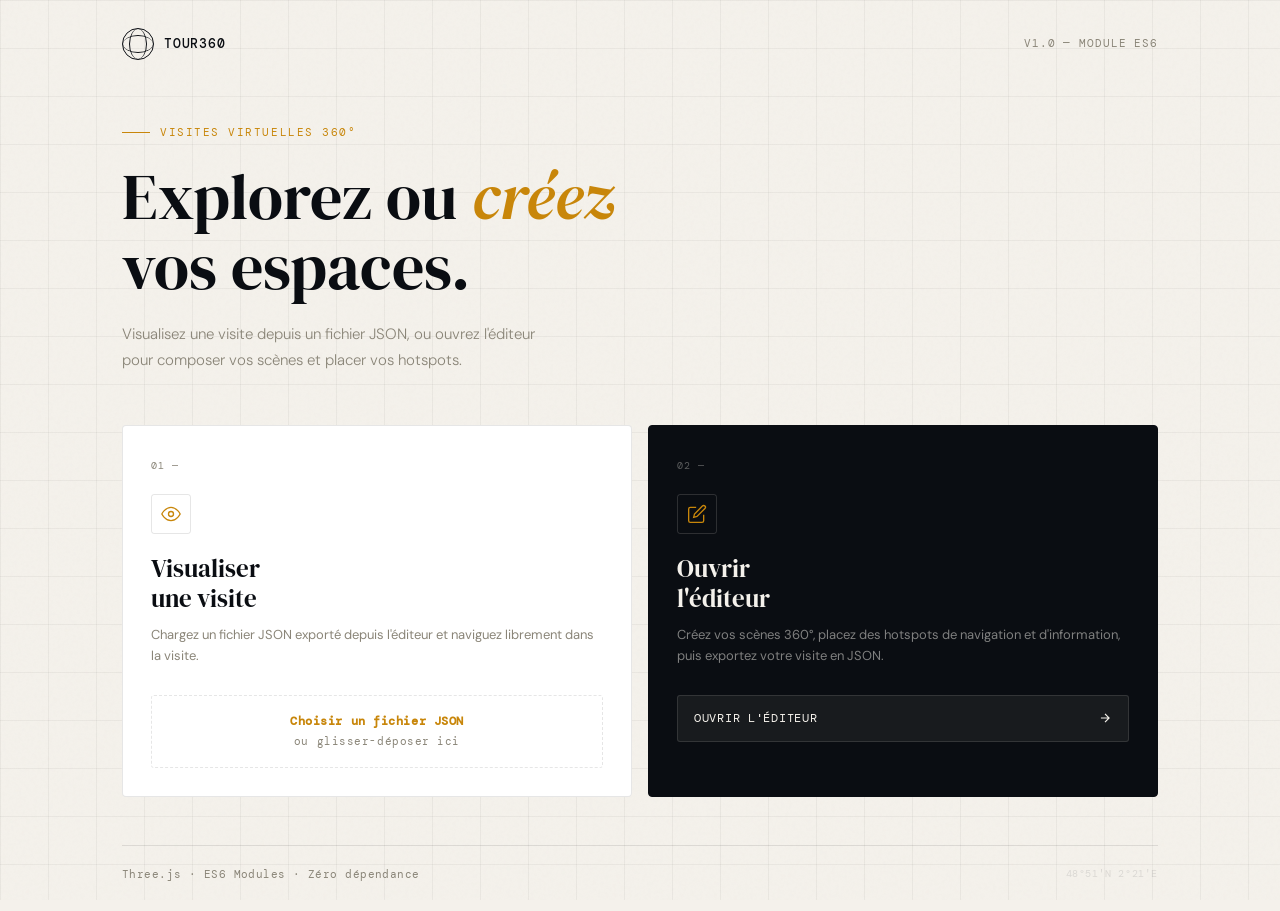
<file: index.html>
<!DOCTYPE html>
<html lang="fr">
<head>
  <meta charset="UTF-8" />
  <meta name="viewport" content="width=device-width, initial-scale=1.0" />
  <title>Tour360 — Visites Virtuelles 360°</title>
  <link rel="icon" type="image/x-icon" href="assets/logo_360.png" />
  <link rel="preconnect" href="https://fonts.googleapis.com" />
  <link rel="preconnect" href="https://fonts.gstatic.com" crossorigin />
  <link href="https://fonts.googleapis.com/css2?family=DM+Serif+Display:ital@0;1&family=DM+Mono:wght@400;500&family=DM+Sans:wght@300;400;500&display=swap" rel="stylesheet" />

  <style>
    /* ── Variables ──────────────────────────────────────────────────── */
    :root {
      --ink:       #0a0d12;
      --ink-soft:  #1c2230;
      --paper:     #f4f1eb;
      --paper-alt: #ede9e0;
      --amber:     #c8860a;
      --amber-dim: rgba(200,134,10,0.12);
      --blue:      #1a4a8a;
      --muted:     #8a8578;
      --border:    rgba(10,13,18,0.1);
      --grid:      rgba(10,13,18,0.045);

      --font-display: 'DM Serif Display', Georgia, serif;
      --font-body:    'DM Sans',          system-ui, sans-serif;
      --font-mono:    'DM Mono',          monospace;
    }

    /* ── Reset ──────────────────────────────────────────────────────── */
    *, *::before, *::after { box-sizing: border-box; margin: 0; padding: 0; }

    html { scroll-behavior: smooth; }

    body {
      min-height: 100vh;
      background: var(--paper);
      color: var(--ink);
      font-family: var(--font-body);
      font-size: 15px;
      line-height: 1.6;
      overflow-x: hidden;
      -webkit-font-smoothing: antialiased;
    }

    /* ── Grille de fond cartographique ─────────────────────────────── */
    body::before {
      content: '';
      position: fixed; inset: 0;
      background-image:
        linear-gradient(var(--grid) 1px, transparent 1px),
        linear-gradient(90deg, var(--grid) 1px, transparent 1px);
      background-size: 48px 48px;
      pointer-events: none;
      z-index: 0;
    }

    /* Grain texture léger */
    body::after {
      content: '';
      position: fixed; inset: 0;
      background-image: url("data:image/svg+xml,%3Csvg viewBox='0 0 256 256' xmlns='http://www.w3.org/2000/svg'%3E%3Cfilter id='noise'%3E%3CfeTurbulence type='fractalNoise' baseFrequency='0.9' numOctaves='4' stitchTiles='stitch'/%3E%3C/filter%3E%3Crect width='100%25' height='100%25' filter='url(%23noise)' opacity='0.03'/%3E%3C/svg%3E");
      pointer-events: none;
      z-index: 0;
      opacity: 0.6;
    }

    /* ── Layout ─────────────────────────────────────────────────────── */
    .page {
      position: relative; z-index: 1;
      min-height: 100vh;
      display: grid;
      grid-template-rows: auto 1fr auto;
      max-width: 1100px;
      margin: 0 auto;
      padding: 0 32px;
    }

    /* ── Header ─────────────────────────────────────────────────────── */
    header {
      display: flex;
      align-items: center;
      justify-content: space-between;
      padding: 28px 0 0;
      animation: fadeUp 0.5s ease both;
    }

    .logo {
      display: flex; align-items: center; gap: 10px;
    }

    .logo-mark {
      width: 32px; height: 32px;
      border: 1.5px solid var(--ink);
      border-radius: 50%;
      display: flex; align-items: center; justify-content: center;
      position: relative;
    }

    /* Méridien et équateur stylisés */
    .logo-mark::before,
    .logo-mark::after {
      content: '';
      position: absolute;
      border: 1px solid var(--ink);
    }
    .logo-mark::before {
      width: 100%; height: 60%;
      border-radius: 50%;
      border-left: none; border-right: none;
      top: 20%; left: 0;
    }
    .logo-mark::after {
      width: 60%; height: 100%;
      border-radius: 50%;
      border-top: none; border-bottom: none;
      left: 20%; top: 0;
    }

    .logo-text {
      font-family: var(--font-mono);
      font-size: 13px; font-weight: 500;
      letter-spacing: 0.06em;
      color: var(--ink);
    }

    .header-tag {
      font-family: var(--font-mono);
      font-size: 11px;
      color: var(--muted);
      letter-spacing: 0.08em;
      text-transform: uppercase;
    }

    /* ── Hero ────────────────────────────────────────────────────────── */
    .hero {
      display: flex;
      flex-direction: column;
      justify-content: center;
      padding: 64px 0 48px;
    }

    .hero-eyebrow {
      font-family: var(--font-mono);
      font-size: 11px;
      letter-spacing: 0.14em;
      text-transform: uppercase;
      color: var(--amber);
      margin-bottom: 20px;
      display: flex; align-items: center; gap: 10px;
      animation: fadeUp 0.5s 0.05s ease both;
    }

    .hero-eyebrow::before {
      content: '';
      display: inline-block;
      width: 28px; height: 1px;
      background: var(--amber);
    }

    h1 {
      font-family: var(--font-display);
      font-size: clamp(2.4rem, 5vw, 4rem);
      font-weight: 400;
      line-height: 1.1;
      color: var(--ink);
      max-width: 640px;
      margin-bottom: 20px;
      animation: fadeUp 0.5s 0.1s ease both;
    }

    h1 em {
      font-style: italic;
      color: var(--amber);
    }

    .hero-sub {
      font-size: 15px;
      font-weight: 300;
      color: var(--muted);
      max-width: 440px;
      line-height: 1.7;
      margin-bottom: 52px;
      animation: fadeUp 0.5s 0.15s ease both;
    }

    /* ── Cartes d'action ─────────────────────────────────────────────── */
    .actions {
      display: grid;
      grid-template-columns: 1fr 1fr;
      gap: 16px;
      animation: fadeUp 0.5s 0.2s ease both;
    }

    .card {
      background: white;
      border: 1px solid var(--border);
      border-radius: 4px;
      padding: 32px 28px 28px;
      cursor: pointer;
      transition: transform 0.18s ease, box-shadow 0.18s ease, border-color 0.18s ease;
      position: relative;
      overflow: hidden;
      text-decoration: none;
      color: inherit;
      display: block;
    }

    .card::before {
      content: '';
      position: absolute;
      top: 0; left: 0;
      width: 100%; height: 2px;
      background: var(--amber);
      transform: scaleX(0);
      transform-origin: left;
      transition: transform 0.22s ease;
    }

    .card:hover {
      transform: translateY(-3px);
      box-shadow: 0 12px 40px rgba(10,13,18,0.1);
      border-color: rgba(10,13,18,0.18);
    }

    .card:hover::before { transform: scaleX(1); }

    /* Carte visualiseur — légèrement plus grande */
    .card-viewer {
      grid-column: 1;
    }

    .card-editor {
      grid-column: 2;
      background: var(--ink);
      border-color: var(--ink);
      color: var(--paper);
    }

    .card-editor::before { background: var(--amber); }

    .card-number {
      font-family: var(--font-mono);
      font-size: 10px;
      letter-spacing: 0.1em;
      color: var(--muted);
      margin-bottom: 20px;
      display: block;
    }

    .card-editor .card-number { color: rgba(244,241,235,0.35); }

    .card-icon {
      width: 40px; height: 40px;
      margin-bottom: 20px;
      display: flex; align-items: center; justify-content: center;
      border: 1px solid var(--border);
      border-radius: 3px;
    }

    .card-editor .card-icon {
      border-color: rgba(244,241,235,0.15);
    }

    .card-icon svg { color: var(--amber); }

    h2 {
      font-family: var(--font-display);
      font-size: 1.55rem;
      font-weight: 400;
      line-height: 1.2;
      margin-bottom: 10px;
    }

    .card-editor h2 { color: var(--paper); }

    .card-desc {
      font-size: 13px;
      color: var(--muted);
      line-height: 1.65;
      margin-bottom: 28px;
    }

    .card-editor .card-desc { color: rgba(244,241,235,0.5); }

    /* Zone de drop fichier dans la carte visualiseur */
    .file-zone {
      border: 1.5px dashed var(--border);
      border-radius: 3px;
      padding: 16px;
      text-align: center;
      transition: all 0.15s;
      cursor: pointer;
      position: relative;
    }

    .file-zone:hover,
    .file-zone.drag-over {
      border-color: var(--amber);
      background: var(--amber-dim);
    }

    .file-zone input[type="file"] {
      position: absolute; inset: 0;
      opacity: 0; cursor: pointer;
      width: 100%; height: 100%;
    }

    .file-zone-text {
      font-family: var(--font-mono);
      font-size: 11px;
      color: var(--muted);
      letter-spacing: 0.05em;
      pointer-events: none;
    }

    .file-zone-text strong {
      color: var(--amber);
      display: block;
      font-size: 12px;
      margin-bottom: 2px;
    }

    .file-zone-selected {
      font-family: var(--font-mono);
      font-size: 12px;
      color: var(--ink);
      font-weight: 500;
      display: none;
      align-items: center;
      justify-content: center;
      gap: 6px;
      pointer-events: none;
    }

    .file-zone-selected svg { color: var(--amber); flex-shrink: 0; }

    /* Bouton lancer */
    .btn-launch {
      width: 100%;
      margin-top: 10px;
      padding: 11px;
      background: var(--amber);
      border: none;
      border-radius: 3px;
      font-family: var(--font-mono);
      font-size: 12px;
      font-weight: 500;
      letter-spacing: 0.06em;
      text-transform: uppercase;
      color: white;
      cursor: pointer;
      transition: all 0.15s;
      display: none;
      align-items: center;
      justify-content: center;
      gap: 8px;
    }

    .btn-launch:hover { background: #b07608; }
    .btn-launch.visible { display: flex; }

    /* Bouton éditeur */
    .btn-editor {
      display: flex;
      align-items: center;
      justify-content: space-between;
      padding: 13px 16px;
      background: rgba(244,241,235,0.06);
      border: 1px solid rgba(244,241,235,0.12);
      border-radius: 3px;
      font-family: var(--font-mono);
      font-size: 12px;
      letter-spacing: 0.06em;
      text-transform: uppercase;
      color: var(--paper);
      text-decoration: none;
      transition: all 0.15s;
    }

    .btn-editor:hover {
      background: rgba(244,241,235,0.1);
      border-color: var(--amber);
      color: var(--amber);
    }

    .btn-arrow {
      transition: transform 0.15s;
    }

    .btn-editor:hover .btn-arrow { transform: translateX(4px); }

    /* ── Footer ─────────────────────────────────────────────────────── */
    footer {
      padding: 20px 0 28px;
      display: flex;
      align-items: center;
      justify-content: space-between;
      border-top: 1px solid var(--border);
      animation: fadeUp 0.5s 0.25s ease both;
    }

    .footer-note {
      font-family: var(--font-mono);
      font-size: 11px;
      color: var(--muted);
      letter-spacing: 0.04em;
    }

    .footer-coords {
      font-family: var(--font-mono);
      font-size: 10px;
      color: var(--border);
      letter-spacing: 0.06em;
    }

    /* ── Animations ─────────────────────────────────────────────────── */
    @keyframes fadeUp {
      from { opacity: 0; transform: translateY(14px); }
      to   { opacity: 1; transform: translateY(0); }
    }

    /* ── Responsive ─────────────────────────────────────────────────── */
    @media (max-width: 640px) {
      .page { padding: 0 20px; }
      .actions { grid-template-columns: 1fr; }
      .card-viewer { grid-column: 1; }
      .card-editor { grid-column: 1; }
      h1 { font-size: 2rem; }
    }
  </style>
</head>
<body>

<div class="page">

  <!-- Header -->
  <header>
    <div class="logo">
      <div class="logo-mark"></div>
      <span class="logo-text">TOUR360</span>
    </div>
    <span class="header-tag">v1.0 — Module ES6</span>
  </header>

  <!-- Hero -->
  <main class="hero">

    <div class="hero-eyebrow">Visites virtuelles 360°</div>

    <h1>Explorez ou <em>créez</em><br>vos espaces.</h1>

    <p class="hero-sub">
      Visualisez une visite depuis un fichier JSON,
      ou ouvrez l'éditeur pour composer vos scènes et placer vos hotspots.
    </p>

    <!-- Cartes d'action -->
    <div class="actions">

      <!-- ── Carte Visualiseur ──────────────────────────────────────── -->
      <div class="card card-viewer">
        <span class="card-number">01 —</span>

        <div class="card-icon">
          <svg width="20" height="20" viewBox="0 0 24 24" fill="none" stroke="currentColor" stroke-width="1.6">
            <path d="M1 12s4-8 11-8 11 8 11 8-4 8-11 8-11-8-11-8z"/>
            <circle cx="12" cy="12" r="3"/>
          </svg>
        </div>

        <h2>Visualiser<br>une visite</h2>
        <p class="card-desc">
          Chargez un fichier JSON exporté depuis l'éditeur
          et naviguez librement dans la visite.
        </p>

        <!-- Zone drop -->
        <div class="file-zone" id="file-zone">
          <input type="file" id="file-input" accept=".json" />
          <div class="file-zone-text" id="file-placeholder">
            <strong>Choisir un fichier JSON</strong>
            ou glisser-déposer ici
          </div>
          <div class="file-zone-selected" id="file-selected">
            <svg width="13" height="13" viewBox="0 0 24 24" fill="none" stroke="currentColor" stroke-width="2.5">
              <path d="M20 6L9 17l-5-5"/>
            </svg>
            <span id="file-name"></span>
          </div>
        </div>

        <button class="btn-launch" id="btn-launch">
          <svg width="13" height="13" viewBox="0 0 24 24" fill="none" stroke="currentColor" stroke-width="2.5">
            <polygon points="5 3 19 12 5 21 5 3"/>
          </svg>
          Lancer la visite
        </button>
      </div>

      <!-- ── Carte Éditeur ──────────────────────────────────────────── -->
      <div class="card card-editor">
        <span class="card-number">02 —</span>

        <div class="card-icon">
          <svg width="20" height="20" viewBox="0 0 24 24" fill="none" stroke="currentColor" stroke-width="1.6">
            <path d="M11 4H4a2 2 0 00-2 2v14a2 2 0 002 2h14a2 2 0 002-2v-7"/>
            <path d="M18.5 2.5a2.121 2.121 0 013 3L12 15l-4 1 1-4 9.5-9.5z"/>
          </svg>
        </div>

        <h2>Ouvrir<br>l'éditeur</h2>
        <p class="card-desc">
          Créez vos scènes 360°, placez des hotspots de navigation
          et d'information, puis exportez votre visite en JSON.
        </p>

        <a href="/pages/editor.html" class="btn-editor">
          <span>Ouvrir l'éditeur</span>
          <svg class="btn-arrow" width="14" height="14" viewBox="0 0 24 24" fill="none" stroke="currentColor" stroke-width="2">
            <path d="M5 12h14M12 5l7 7-7 7"/>
          </svg>
        </a>
      </div>

    </div>
  </main>

  <!-- Footer -->
  <footer>
    <span class="footer-note">Three.js · ES6 Modules · Zéro dépendance</span>
    <span class="footer-coords">48°51′N 2°21′E</span>
  </footer>

</div>

<script>
  const fileInput    = document.getElementById('file-input');
  const fileZone     = document.getElementById('file-zone');
  const filePlaceholder = document.getElementById('file-placeholder');
  const fileSelected = document.getElementById('file-selected');
  const fileName     = document.getElementById('file-name');
  const btnLaunch    = document.getElementById('btn-launch');

  let selectedFile = null;

  // ── Sélection via input ────────────────────────────────────────────
  fileInput.addEventListener('change', (e) => {
    const file = e.target.files[0];
    if (file) selectFile(file);
  });

  // ── Drag & drop ────────────────────────────────────────────────────
  fileZone.addEventListener('dragover', (e) => {
    e.preventDefault();
    fileZone.classList.add('drag-over');
  });

  fileZone.addEventListener('dragleave', () => {
    fileZone.classList.remove('drag-over');
  });

  fileZone.addEventListener('drop', (e) => {
    e.preventDefault();
    fileZone.classList.remove('drag-over');
    const file = e.dataTransfer.files[0];
    if (file && file.name.endsWith('.json')) {
      selectFile(file);
    }
  });

  function selectFile(file) {
    selectedFile = file;
    fileName.textContent     = file.name;
    filePlaceholder.style.display = 'none';
    fileSelected.style.display    = 'flex';
    btnLaunch.classList.add('visible');
  }

  // ── Lancer la visite ───────────────────────────────────────────────
  btnLaunch.addEventListener('click', () => {
    if (!selectedFile) return;

    const reader = new FileReader();
    reader.onload = (e) => {
      try {
        // Valider le JSON avant de naviguer
        const data = JSON.parse(e.target.result);
        if (!data.scenes) throw new Error('Format invalide');

        // Stocker dans sessionStorage et ouvrir le viewer
        sessionStorage.setItem('tour360_data', e.target.result);
        window.location.href = '/pages/viewer.html?tour=__session__';
      } catch {
        alert('Fichier JSON invalide ou format non reconnu.');
      }
    };
    reader.readAsText(selectedFile);
  });
</script>
</body>
</html>
</file>
